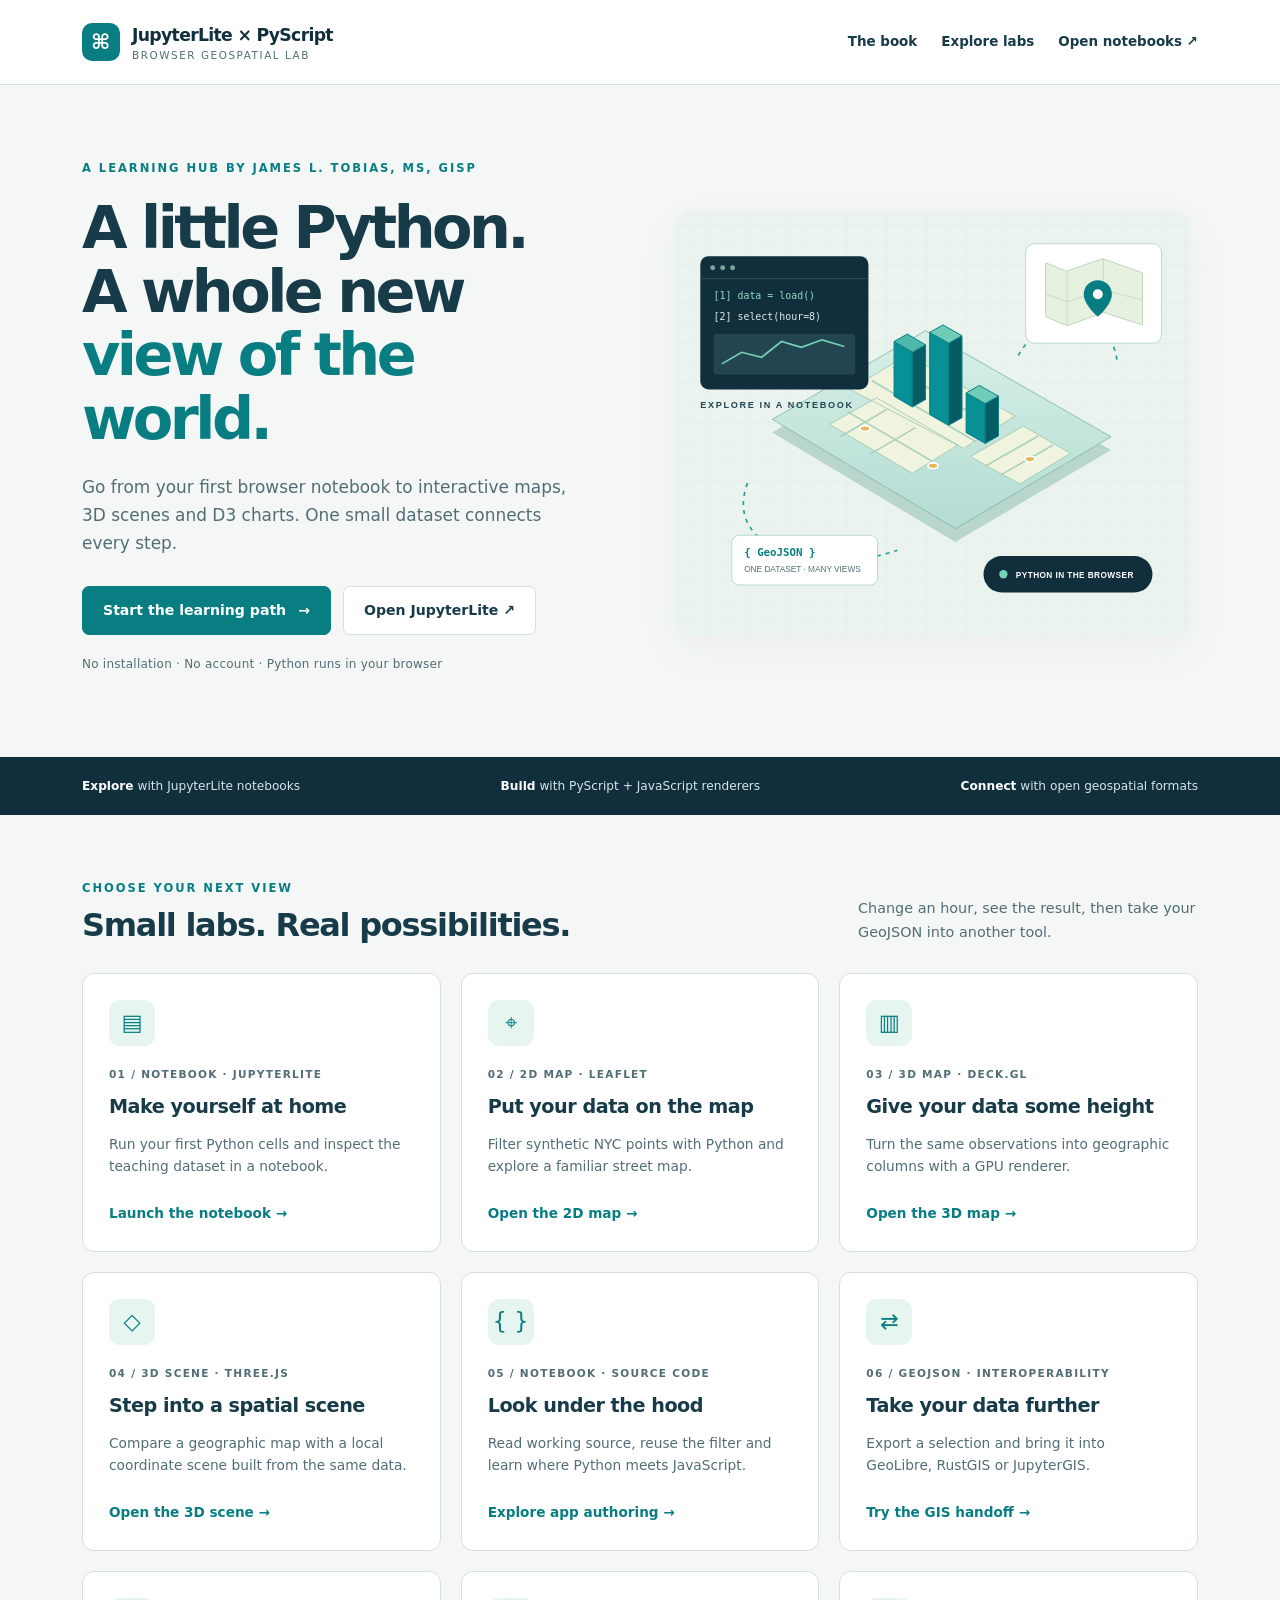
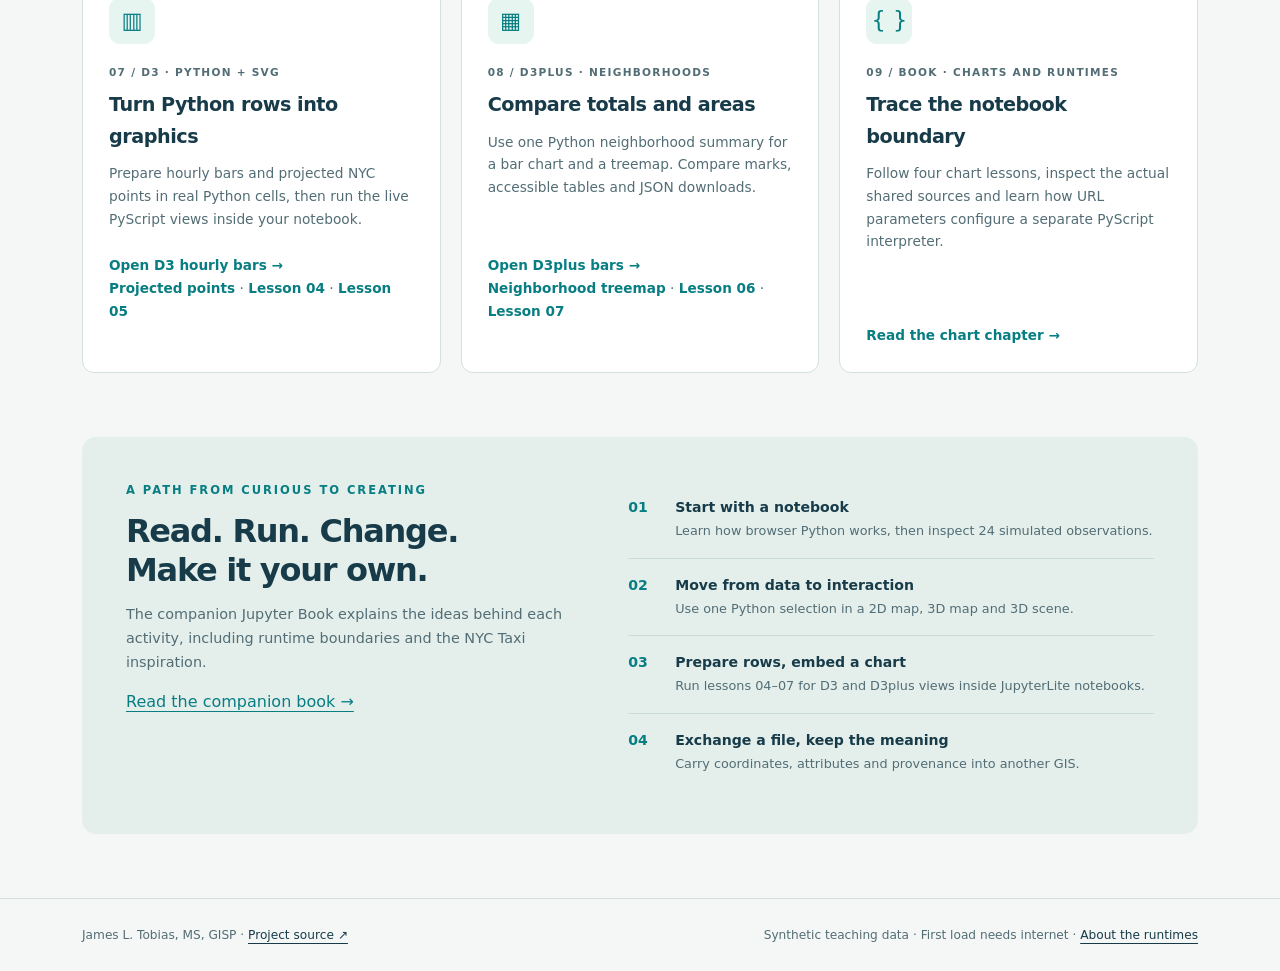
<file: site/index.html>
<!doctype html>
<html lang="en">
  <head>
    <meta charset="utf-8" />
    <meta name="viewport" content="width=device-width,initial-scale=1" />
    <meta
      name="description"
      content="Learn browser geospatial Python with JupyterLite, PyScript, maps and 3D scenes. By James L. Tobias, MS, GISP."
    />
    <title>JupyterLite × PyScript — Browser Geospatial Lab</title>
    <link rel="icon" href="assets/mark.svg" type="image/svg+xml" />
    <link rel="stylesheet" href="assets/style.css" />
  </head>
  <body>
    <a class="skip" href="#main">Skip to content</a>
    <header class="topbar">
      <div class="wrap">
        <a class="brand" href="./"
          ><span class="brand-mark" aria-hidden="true">⌘</span
          ><span
            >JupyterLite × PyScript<small>Browser Geospatial Lab</small></span
          ></a
        >
        <nav class="nav" aria-label="Main navigation">
          <a href="book/">The book</a><a href="#labs">Explore labs</a
          ><a href="lite/lab/index.html">Open notebooks ↗</a>
        </nav>
      </div>
    </header>
    <main id="main">
      <section class="hero wrap">
        <div>
          <div class="eyebrow">A learning hub by James L. Tobias, MS, GISP</div>
          <h1>
            A little Python.<br />A whole new<br /><em>view of the world.</em>
          </h1>
          <p>
            Go from your first browser notebook to interactive maps, 3D scenes
            and D3 charts. One small dataset connects every step.
          </p>
          <div class="buttons">
            <a class="button" href="book/"
              >Start the learning path <span aria-hidden="true">→</span></a
            ><a
              class="button secondary"
              href="lite/lab/index.html?path=01-welcome.ipynb"
              >Open JupyterLite ↗</a
            >
          </div>
          <p class="micro">
            No installation · No account · Python runs in your browser
          </p>
        </div>
        <img
          class="hero-art"
          src="assets/splash.svg"
          width="640"
          height="530"
          alt="A Python notebook, a map and a three dimensional city connected by GeoJSON."
        />
      </section>
      <div class="strip">
        <div class="wrap">
          <span><strong>Explore</strong> with JupyterLite notebooks</span
          ><span
            ><strong>Build</strong> with PyScript + JavaScript renderers</span
          ><span><strong>Connect</strong> with open geospatial formats</span>
        </div>
      </div>
      <section class="section wrap" id="labs">
        <div class="section-head">
          <div>
            <div class="eyebrow">Choose your next view</div>
            <h2>Small labs. Real possibilities.</h2>
          </div>
          <p>
            Change an hour, see the result, then take your GeoJSON into another
            tool.
          </p>
        </div>
        <div class="cards">
          <article class="card">
            <span class="icon" aria-hidden="true">▤</span
            ><span class="tag">01 / Notebook · JupyterLite</span>
            <h3>Make yourself at home</h3>
            <p>
              Run your first Python cells and inspect the teaching dataset in a
              notebook.
            </p>
            <a href="lite/lab/index.html?path=01-welcome.ipynb"
              >Launch the notebook <span aria-hidden="true">→</span></a
            >
          </article>
          <article class="card">
            <span class="icon" aria-hidden="true">⌖</span
            ><span class="tag">02 / 2D map · Leaflet</span>
            <h3>Put your data on the map</h3>
            <p>
              Filter synthetic NYC points with Python and explore a familiar
              street map.
            </p>
            <a href="apps/leaflet/"
              >Open the 2D map <span aria-hidden="true">→</span></a
            >
          </article>
          <article class="card">
            <span class="icon" aria-hidden="true">▥</span
            ><span class="tag">03 / 3D map · deck.gl</span>
            <h3>Give your data some height</h3>
            <p>
              Turn the same observations into geographic columns with a GPU
              renderer.
            </p>
            <a href="apps/deck/"
              >Open the 3D map <span aria-hidden="true">→</span></a
            >
          </article>
          <article class="card">
            <span class="icon" aria-hidden="true">◇</span
            ><span class="tag">04 / 3D scene · Three.js</span>
            <h3>Step into a spatial scene</h3>
            <p>
              Compare a geographic map with a local coordinate scene built from
              the same data.
            </p>
            <a href="apps/scene/"
              >Open the 3D scene <span aria-hidden="true">→</span></a
            >
          </article>
          <article class="card">
            <span class="icon" aria-hidden="true">{ }</span
            ><span class="tag">05 / Notebook · Source code</span>
            <h3>Look under the hood</h3>
            <p>
              Read working source, reuse the filter and learn where Python meets
              JavaScript.
            </p>
            <a href="lite/lab/index.html?path=03-author-an-app.ipynb"
              >Explore app authoring <span aria-hidden="true">→</span></a
            >
          </article>
          <article class="card">
            <span class="icon" aria-hidden="true">⇄</span
            ><span class="tag">06 / GeoJSON · Interoperability</span>
            <h3>Take your data further</h3>
            <p>
              Export a selection and bring it into GeoLibre, RustGIS or
              JupyterGIS.
            </p>
            <a href="integrations/"
              >Try the GIS handoff <span aria-hidden="true">→</span></a
            >
          </article>
          <article class="card">
            <span class="icon" aria-hidden="true">▥</span
            ><span class="tag">07 / D3 · Python + SVG</span>
            <h3>Turn Python rows into graphics</h3>
            <p>
              Prepare hourly bars and projected NYC points in real Python cells,
              then run the live PyScript views inside your notebook.
            </p>
            <a href="apps/d3/?view=bars">Open D3 hourly bars →</a>
            <p>
              <a href="apps/d3/?view=points">Projected points</a> ·
              <a href="lite/lab/index.html?path=04-d3-hourly-bars.ipynb"
                >Lesson 04</a
              >
              ·
              <a href="lite/lab/index.html?path=05-d3-projected-points.ipynb"
                >Lesson 05</a
              >
            </p>
          </article>
          <article class="card">
            <span class="icon" aria-hidden="true">▦</span
            ><span class="tag">08 / D3plus · Neighborhoods</span>
            <h3>Compare totals and areas</h3>
            <p>
              Use one Python neighborhood summary for a bar chart and a treemap.
              Compare marks, accessible tables and JSON downloads.
            </p>
            <a href="apps/d3plus/?view=bars">Open D3plus bars →</a>
            <p>
              <a href="apps/d3plus/?view=treemap">Neighborhood treemap</a> ·
              <a
                href="lite/lab/index.html?path=06-d3plus-neighborhood-bars.ipynb"
                >Lesson 06</a
              >
              ·
              <a
                href="lite/lab/index.html?path=07-d3plus-neighborhood-treemap.ipynb"
                >Lesson 07</a
              >
            </p>
          </article>
          <article class="card">
            <span class="icon" aria-hidden="true">{ }</span
            ><span class="tag">09 / Book · Charts and runtimes</span>
            <h3>Trace the notebook boundary</h3>
            <p>
              Follow four chart lessons, inspect the actual shared sources and
              learn how URL parameters configure a separate PyScript
              interpreter.
            </p>
            <a href="book/d3-and-d3plus/">Read the chart chapter →</a>
          </article>
        </div>
      </section>
      <section class="wrap">
        <div class="learning">
          <div>
            <div class="eyebrow">A path from curious to creating</div>
            <h2>Read. Run. Change.<br />Make it your own.</h2>
            <p>
              The companion Jupyter Book explains the ideas behind each
              activity, including runtime boundaries and the NYC Taxi
              inspiration.
            </p>
            <a href="book/">Read the companion book →</a>
          </div>
          <ol class="steps">
            <li>
              <div>
                <strong>Start with a notebook</strong
                ><span
                  >Learn how browser Python works, then inspect 24 simulated
                  observations.</span
                >
              </div>
            </li>
            <li>
              <div>
                <strong>Move from data to interaction</strong
                ><span
                  >Use one Python selection in a 2D map, 3D map and 3D
                  scene.</span
                >
              </div>
            </li>
            <li>
              <div>
                <strong>Prepare rows, embed a chart</strong
                ><span
                  >Run lessons 04–07 for D3 and D3plus views inside JupyterLite
                  notebooks.</span
                >
              </div>
            </li>
            <li>
              <div>
                <strong>Exchange a file, keep the meaning</strong
                ><span
                  >Carry coordinates, attributes and provenance into another
                  GIS.</span
                >
              </div>
            </li>
          </ol>
        </div>
      </section>
    </main>
    <footer class="footer">
      <div class="wrap">
        <p>
          James L. Tobias, MS, GISP ·
          <a href="https://github.com/jltobias/JupyterLite-PyScript"
            >Project source ↗</a
          >
        </p>
        <p>
          Synthetic teaching data · First load needs internet ·
          <a href="book/runtimes/">About the runtimes</a>
        </p>
      </div>
    </footer>
  </body>
</html>
</file>
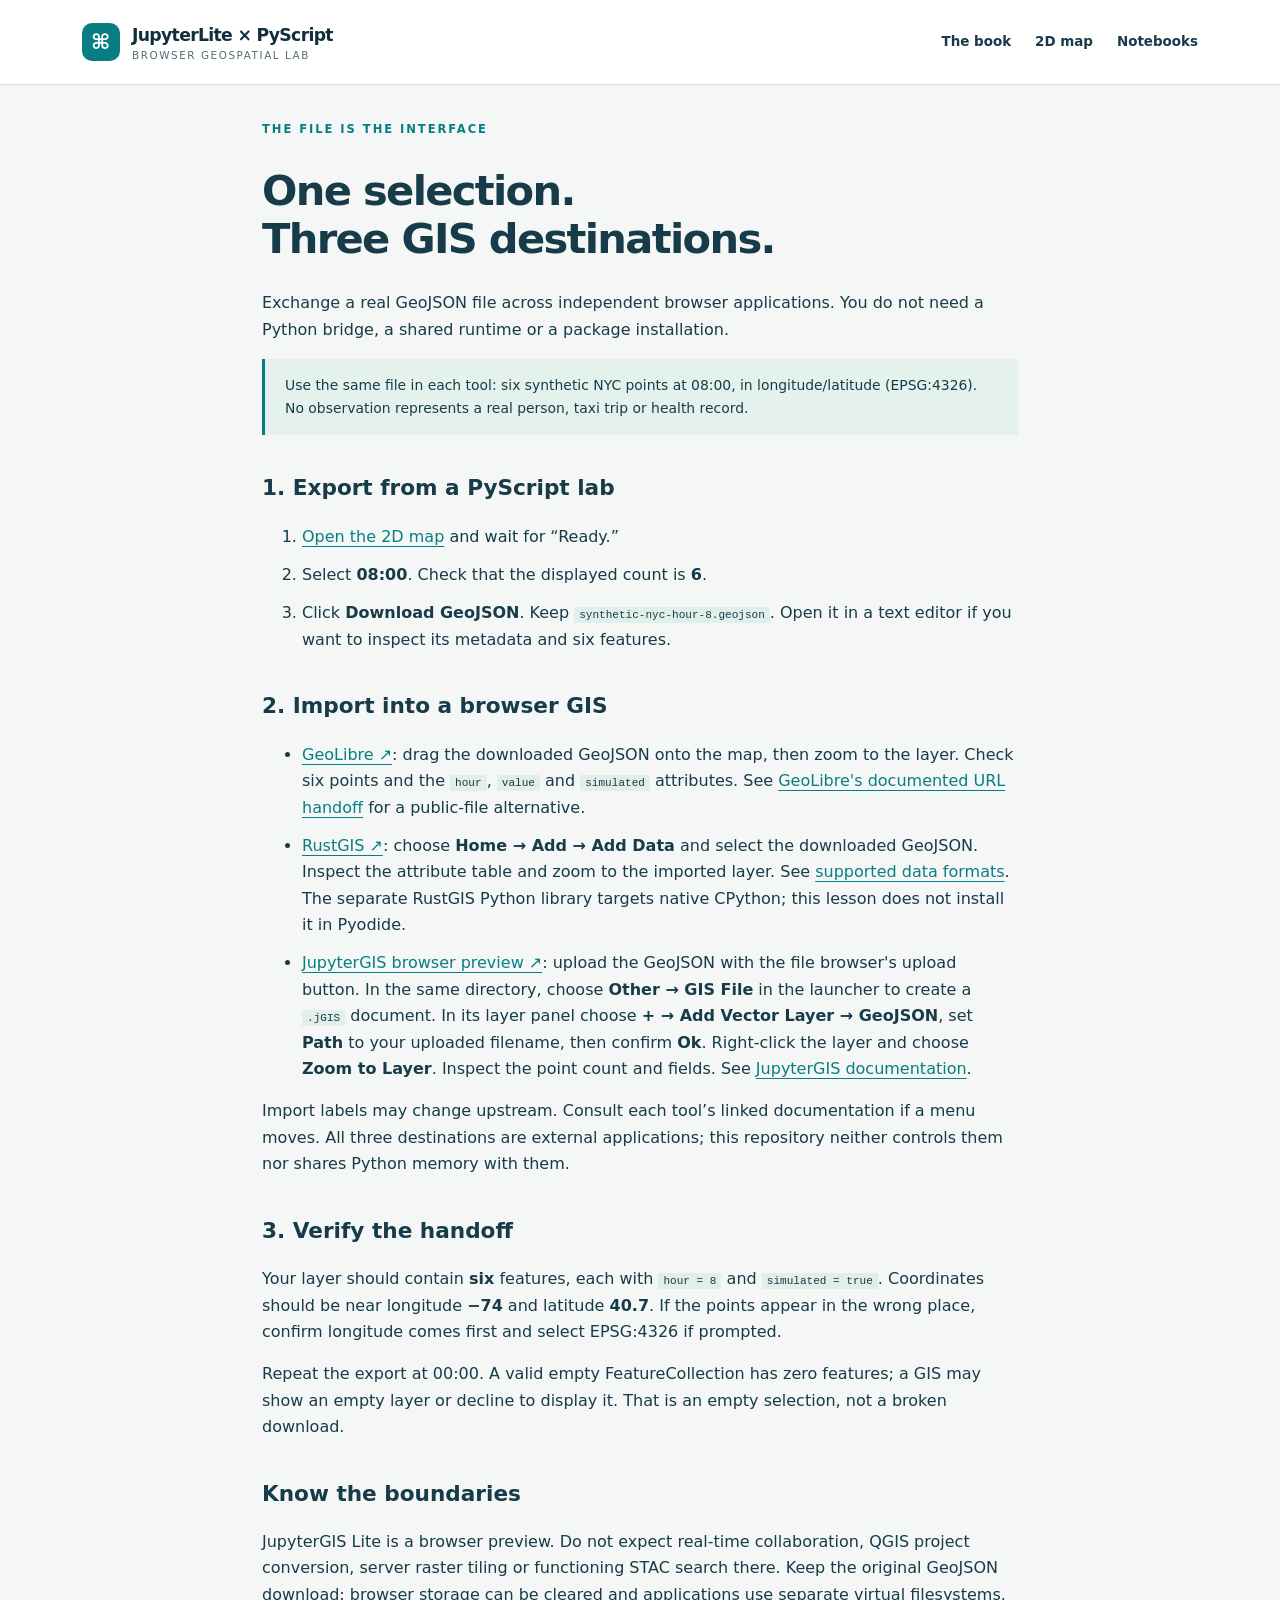
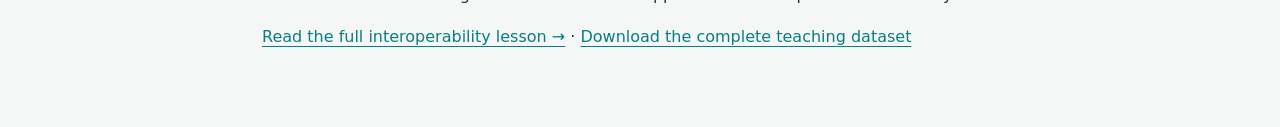
<file: site/integrations/index.html>
<!doctype html>
<html lang="en">
  <head>
    <meta charset="utf-8" />
    <meta name="viewport" content="width=device-width,initial-scale=1" />
    <title>GIS handoff · Browser Geospatial Lab</title>
    <link rel="stylesheet" href="../assets/style.css" />
  </head>
  <body>
    <a class="skip" href="#main">Skip to content</a>
    <header class="topbar">
      <div class="wrap">
        <a class="brand" href="../"
          ><span class="brand-mark" aria-hidden="true">⌘</span
          ><span
            >JupyterLite × PyScript<small>Browser Geospatial Lab</small></span
          ></a
        >
        <nav class="nav" aria-label="Main navigation">
          <a href="../book/">The book</a><a href="../apps/leaflet/">2D map</a
          ><a href="../lite/lab/index.html">Notebooks</a>
        </nav>
      </div>
    </header>
    <main id="main" class="integration-content wrap">
      <div class="eyebrow">The file is the interface</div>
      <h1>One selection.<br />Three GIS destinations.</h1>
      <p>
        Exchange a real GeoJSON file across independent browser applications.
        You do not need a Python bridge, a shared runtime or a package
        installation.
      </p>
      <div class="notice">
        Use the same file in each tool: six synthetic NYC points at 08:00, in
        longitude/latitude (EPSG:4326). No observation represents a real person,
        taxi trip or health record.
      </div>
      <h2>1. Export from a PyScript lab</h2>
      <ol>
        <li>
          <a href="../apps/leaflet/">Open the 2D map</a> and wait for “Ready.”
        </li>
        <li>
          Select <strong>08:00</strong>. Check that the displayed count is
          <strong>6</strong>.
        </li>
        <li>
          Click <strong>Download GeoJSON</strong>. Keep
          <code>synthetic-nyc-hour-8.geojson</code>. Open it in a text editor if
          you want to inspect its metadata and six features.
        </li>
      </ol>
      <h2>2. Import into a browser GIS</h2>
      <ul>
        <li>
          <a href="https://web.geolibre.app/">GeoLibre ↗</a>: drag the
          downloaded GeoJSON onto the map, then zoom to the layer. Check six
          points and the <code>hour</code>, <code>value</code> and
          <code>simulated</code> attributes. See
          <a href="https://geolibre.app/user-guide/embedding/"
            >GeoLibre's documented URL handoff</a
          >
          for a public-file alternative.
        </li>
        <li>
          <a href="https://web.rustgis.app/">RustGIS ↗</a>: choose
          <strong>Home → Add → Add Data</strong> and select the downloaded
          GeoJSON. Inspect the attribute table and zoom to the imported layer.
          See
          <a href="https://rustgis.app/user-guide/data/"
            >supported data formats</a
          >. The separate RustGIS Python library targets native CPython; this
          lesson does not install it in Pyodide.
        </li>
        <li>
          <a
            href="https://jupytergis.readthedocs.io/en/latest/lite/lab/index.html"
            >JupyterGIS browser preview ↗</a
          >: upload the GeoJSON with the file browser's upload button. In the
          same directory, choose <strong>Other → GIS File</strong> in the
          launcher to create a <code>.jGIS</code> document. In its layer panel
          choose <strong>+ → Add Vector Layer → GeoJSON</strong>, set
          <strong>Path</strong> to your uploaded filename, then confirm
          <strong>Ok</strong>. Right-click the layer and choose
          <strong>Zoom to Layer</strong>. Inspect the point count and fields.
          See
          <a href="https://jupytergis.readthedocs.io/en/latest/"
            >JupyterGIS documentation</a
          >.
        </li>
      </ul>
      <p>
        Import labels may change upstream. Consult each tool’s linked
        documentation if a menu moves. All three destinations are external
        applications; this repository neither controls them nor shares Python
        memory with them.
      </p>
      <h2>3. Verify the handoff</h2>
      <p>
        Your layer should contain <strong>six</strong> features, each with
        <code>hour = 8</code> and <code>simulated = true</code>. Coordinates
        should be near longitude <strong>−74</strong> and latitude
        <strong>40.7</strong>. If the points appear in the wrong place, confirm
        longitude comes first and select EPSG:4326 if prompted.
      </p>
      <p>
        Repeat the export at 00:00. A valid empty FeatureCollection has zero
        features; a GIS may show an empty layer or decline to display it. That
        is an empty selection, not a broken download.
      </p>
      <h2>Know the boundaries</h2>
      <p>
        JupyterGIS Lite is a browser preview. Do not expect real-time
        collaboration, QGIS project conversion, server raster tiling or
        functioning STAC search there. Keep the original GeoJSON download:
        browser storage can be cleared and applications use separate virtual
        filesystems.
      </p>
      <p>
        <a href="../book/interoperability/"
          >Read the full interoperability lesson →</a
        >
        ·
        <a href="../data/nyc-observations.geojson" download
          >Download the complete teaching dataset</a
        >
      </p>
    </main>
  </body>
</html>
</file>
<file: site/assets/style.css>
:root {
  --navy: #102e3c;
  --ink: #173b49;
  --teal: #087e83;
  --mint: #d6f2e8;
  --paper: #f4f7f5;
  --line: #d4e0de;
  --muted: #526d75;
  --gold: #e9ba5c;
  --white: #fff;
  font-family:
    Inter,
    ui-sans-serif,
    system-ui,
    -apple-system,
    BlinkMacSystemFont,
    "Segoe UI",
    sans-serif;
  color: var(--ink);
  background: var(--paper);
  font-synthesis: none;
}
* {
  box-sizing: border-box;
}
body {
  margin: 0;
  line-height: 1.65;
}
a {
  color: var(--teal);
  text-underline-offset: 4px;
}
a:hover {
  color: #005658;
}
button,
select {
  font: inherit;
}
button,
a,
select {
  touch-action: manipulation;
}
:focus-visible {
  outline: 3px solid var(--teal);
  outline-offset: 4px;
}
.skip {
  position: absolute;
  top: -100px;
  left: 1rem;
  background: white;
  padding: 0.5rem;
  z-index: 100;
}
.skip:focus {
  top: 1rem;
}
.wrap {
  max-width: 1180px;
  margin: auto;
  padding: 0 32px;
}
.topbar {
  border-bottom: 1px solid var(--line);
  background: #fff;
}
.topbar .wrap {
  min-height: 84px;
  display: flex;
  justify-content: space-between;
  align-items: center;
  gap: 24px;
}
.brand {
  display: flex;
  align-items: center;
  gap: 12px;
  text-decoration: none;
  color: var(--navy);
  font-size: 1.08rem;
  font-weight: 800;
  letter-spacing: -0.04em;
}
.brand-mark {
  display: grid;
  place-items: center;
  background: var(--teal);
  color: white;
  font-size: 1.3rem;
  width: 38px;
  height: 38px;
  border-radius: 10px;
  letter-spacing: -0.15em;
  padding-right: 4px;
}
.brand small {
  display: block;
  font-weight: 500;
  font-size: 0.65rem;
  letter-spacing: 0.15em;
  text-transform: uppercase;
  color: var(--muted);
  line-height: 1.3;
}
.nav {
  display: flex;
  flex-wrap: wrap;
  gap: 24px;
  font-size: 0.84rem;
  font-weight: 650;
}
.nav a {
  text-decoration: none;
  color: var(--ink);
}
.nav a:hover {
  text-decoration: underline;
}
.eyebrow {
  text-transform: uppercase;
  font-size: 0.72rem;
  font-weight: 800;
  letter-spacing: 0.17em;
  color: var(--teal);
}
.hero {
  display: grid;
  grid-template-columns: 1fr 1fr;
  gap: 56px;
  align-items: center;
  padding-top: 74px;
  padding-bottom: 70px;
}
.hero h1 {
  font-size: clamp(2.6rem, 4.6vw, 4.5rem);
  line-height: 1.08;
  letter-spacing: -0.06em;
  margin: 18px 0 24px;
}
.hero h1 em {
  font-style: normal;
  color: var(--teal);
}
.hero p {
  color: var(--muted);
  font-size: 1.06rem;
  max-width: 510px;
}
.buttons {
  display: flex;
  flex-wrap: wrap;
  gap: 12px;
  margin: 28px 0 20px;
}
.button {
  display: inline-flex;
  align-items: center;
  justify-content: center;
  gap: 12px;
  padding: 12px 20px;
  border: 1px solid var(--teal);
  border-radius: 7px;
  background: var(--teal);
  color: white;
  font-weight: 700;
  font-size: 0.88rem;
  text-decoration: none;
  cursor: pointer;
}
.button:hover {
  background: #00676b;
  color: white;
}
.button.secondary {
  background: white;
  color: var(--ink);
  border-color: var(--line);
}
.button:disabled {
  opacity: 0.5;
  cursor: wait;
}
.hero .micro {
  font-size: 0.75rem;
  letter-spacing: 0.02em;
}
.hero-art {
  width: 100%;
  height: auto;
  filter: drop-shadow(0 14px 18px #102e3c0b);
}
.strip {
  background: var(--navy);
  color: #d6e6e9;
}
.strip .wrap {
  display: flex;
  gap: 28px;
  justify-content: space-between;
  padding-top: 19px;
  padding-bottom: 19px;
  font-size: 0.76rem;
}
.strip strong {
  color: white;
  font-weight: 700;
}
.section {
  padding-top: 64px;
  padding-bottom: 64px;
}
.section-head {
  display: flex;
  align-items: end;
  justify-content: space-between;
  gap: 30px;
  margin-bottom: 28px;
}
.section-head h2 {
  font-size: 2rem;
  line-height: 1.2;
  letter-spacing: -0.04em;
  margin: 8px 0 0;
}
.section-head p {
  font-size: 0.9rem;
  color: var(--muted);
  max-width: 340px;
  margin: 0;
}
.cards {
  display: grid;
  grid-template-columns: repeat(3, 1fr);
  gap: 20px;
}
.card {
  background: white;
  border: 1px solid var(--line);
  border-radius: 12px;
  padding: 26px;
  display: flex;
  flex-direction: column;
  align-items: start;
}
.card .icon {
  height: 46px;
  width: 46px;
  display: grid;
  place-items: center;
  font-size: 1.4rem;
  background: #e6f5ef;
  border-radius: 11px;
  color: var(--teal);
  margin-bottom: 20px;
}
.card .tag {
  font-size: 0.66rem;
  text-transform: uppercase;
  letter-spacing: 0.12em;
  font-weight: 800;
  color: var(--muted);
}
.card h3 {
  margin: 8px 0 10px;
  font-size: 1.2rem;
  letter-spacing: -0.025em;
}
.card p {
  font-size: 0.86rem;
  color: var(--muted);
  margin: 0 0 24px;
}
.card a {
  margin-top: auto;
  font-weight: 750;
  font-size: 0.85rem;
  text-decoration: none;
}
.card a:hover {
  text-decoration: underline;
}
.learning {
  display: grid;
  grid-template-columns: 1fr 1.2fr;
  gap: 64px;
  padding: 44px;
  background: #e4efeb;
  border-radius: 14px;
  margin-bottom: 64px;
}
.learning h2 {
  font-size: 2rem;
  line-height: 1.2;
  letter-spacing: -0.04em;
  margin: 12px 0;
}
.learning p {
  font-size: 0.9rem;
  color: var(--muted);
}
.steps {
  list-style: none;
  padding: 0;
  margin: 0;
  counter-reset: step;
}
.steps li {
  counter-increment: step;
  display: grid;
  grid-template-columns: 32px 1fr;
  gap: 15px;
  padding: 15px 0;
  border-bottom: 1px solid #c9dcd6;
  font-size: 0.88rem;
}
.steps li:last-child {
  border: 0;
}
.steps li:before {
  content: "0" counter(step);
  font-weight: 800;
  color: var(--teal);
}
.steps strong {
  display: block;
}
.steps span {
  font-size: 0.8rem;
  color: var(--muted);
}
.footer {
  border-top: 1px solid var(--line);
  font-size: 0.76rem;
  color: var(--muted);
}
.footer .wrap {
  display: flex;
  justify-content: space-between;
  gap: 24px;
  padding-top: 26px;
  padding-bottom: 26px;
}
.footer p {
  margin: 0;
}
.footer a {
  color: var(--ink);
}
.lab-heading {
  padding-top: 34px;
  padding-bottom: 24px;
}
.breadcrumbs {
  font-size: 0.76rem;
  margin-bottom: 18px;
}
.lab-heading h1 {
  font-size: 2.4rem;
  letter-spacing: -0.045em;
  line-height: 1.1;
  margin: 8px 0 12px;
}
.lab-heading p {
  color: var(--muted);
  max-width: 800px;
  margin: 0;
  font-size: 0.93rem;
}
.lab-layout {
  display: grid;
  grid-template-columns: 260px minmax(0, 1fr);
  gap: 20px;
  padding-bottom: 35px;
  align-items: stretch;
}
.controls {
  background: white;
  border: 1px solid var(--line);
  padding: 22px;
  border-radius: 10px;
  min-width: 0;
}
.controls h2 {
  font-size: 1rem;
  margin: 0 0 18px;
}
.controls label {
  font-size: 0.8rem;
  font-weight: 750;
  display: block;
}
.controls select {
  width: 100%;
  margin: 8px 0 18px;
  border: 1px solid #abc2bf;
  border-radius: 6px;
  background: white;
  padding: 9px;
  color: var(--ink);
}
.count {
  font-size: 2.6rem;
  font-weight: 800;
  line-height: 1.1;
  color: var(--teal);
  margin: 0;
}
.count-label {
  font-size: 0.75rem;
  color: var(--muted);
  margin: 5px 0 22px;
}
.controls .button {
  width: 100%;
  padding: 10px;
  margin: 0 0 15px;
  font-size: 0.76rem;
}
.controls p.note {
  font-size: 0.73rem;
  color: var(--muted);
}
.status {
  font-size: 0.77rem;
  background: #edf4f1;
  padding: 12px;
  border-radius: 6px;
  overflow-wrap: anywhere;
}
.status[data-state="error"],
.status[data-state="interrupted"] {
  background: #fff0e5;
  color: #8b350a;
}
.status[data-state="ready"] {
  color: #145e44;
}
.viewport {
  position: relative;
  height: 500px;
  background: #e5efed;
  border: 1px solid #c5d6d1;
  border-radius: 10px;
  overflow: hidden;
  min-width: 0;
}
.viewport canvas {
  display: block;
  max-width: 100%;
}
.viewport canvas:focus-visible {
  outline-offset: -4px;
}
.observation-details {
  padding-bottom: 30px;
  min-width: 0;
}
.table-scroll {
  max-width: 100%;
  overflow-x: auto;
  margin-top: 12px;
  background: white;
  border: 1px solid var(--line);
  border-radius: 6px;
}
.table-scroll table {
  width: 100%;
  border-collapse: collapse;
  font-size: 0.8rem;
  white-space: nowrap;
}
.table-scroll caption {
  padding: 10px;
  text-align: left;
  color: var(--muted);
}
.table-scroll th,
.table-scroll td {
  padding: 8px 12px;
  text-align: left;
  border-top: 1px solid var(--line);
}
.viewport-label {
  position: absolute;
  bottom: 15px;
  left: 15px;
  z-index: 500;
  background: #fffffff0;
  border: 1px solid var(--line);
  border-radius: 5px;
  padding: 5px 10px;
  font-size: 0.68rem;
  pointer-events: none;
  max-width: calc(100% - 30px);
}
.lab-notes {
  display: grid;
  grid-template-columns: 1fr 1fr;
  gap: 35px;
  padding-bottom: 45px;
}
.lab-notes h2 {
  font-size: 1.05rem;
  margin: 0 0 8px;
}
.lab-notes p,
.lab-notes li {
  font-size: 0.85rem;
  color: var(--muted);
}
.lab-notes ul {
  padding-left: 20px;
}
.integration-content {
  max-width: 820px;
  padding-top: 35px;
  padding-bottom: 60px;
}
.integration-content h1 {
  font-size: 2.6rem;
  line-height: 1.15;
  letter-spacing: -0.04em;
}
.integration-content h2 {
  font-size: 1.35rem;
  margin-top: 35px;
}
.integration-content li {
  margin: 12px 0;
}
.integration-content code {
  font-size: 0.85em;
  background: #e2eeea;
  padding: 2px 5px;
}
.notice {
  background: #e5f1ec;
  border-left: 3px solid var(--teal);
  padding: 15px 20px;
  font-size: 0.87rem;
}
details {
  margin-top: 18px;
  font-size: 0.8rem;
}
summary {
  cursor: pointer;
  font-weight: 700;
}
pre {
  white-space: pre-wrap;
  overflow-wrap: anywhere;
}
py-terminal {
  max-width: 100%;
  overflow: auto;
}
@media (max-width: 850px) {
  .hero {
    gap: 24px;
    padding-top: 46px;
    padding-bottom: 46px;
  }
  .cards {
    grid-template-columns: repeat(2, 1fr);
  }
  .learning {
    gap: 30px;
    padding: 30px;
  }
  .nav {
    gap: 16px;
  }
  .lab-layout {
    grid-template-columns: 220px minmax(0, 1fr);
  }
}
@media (max-width: 600px) {
  .wrap {
    padding-left: 20px;
    padding-right: 20px;
  }
  .topbar .wrap {
    align-items: start;
    flex-direction: column;
    gap: 15px;
    padding-top: 16px;
    padding-bottom: 16px;
    min-height: 0;
  }
  .nav {
    gap: 20px;
  }
  .hero {
    grid-template-columns: 1fr;
    padding-top: 32px;
    gap: 22px;
  }
  .hero h1 {
    font-size: 3rem;
  }
  .hero-art {
    max-width: 430px;
    margin: auto;
  }
  .strip .wrap {
    flex-direction: column;
    gap: 6px;
  }
  .section {
    padding-top: 40px;
    padding-bottom: 40px;
  }
  .section-head {
    align-items: start;
    flex-direction: column;
    gap: 12px;
  }
  .cards {
    grid-template-columns: 1fr;
  }
  .card {
    padding: 24px;
  }
  .learning {
    grid-template-columns: 1fr;
    gap: 10px;
    padding: 25px;
    margin-bottom: 40px;
  }
  .footer .wrap {
    flex-direction: column;
    gap: 10px;
  }
  .lab-layout {
    grid-template-columns: 1fr;
  }
  .controls {
    display: grid;
    grid-template-columns: 1fr 1fr;
    gap: 10px 20px;
  }
  .controls h2,
  .controls .status,
  .controls .note {
    grid-column: 1/-1;
  }
  .controls h2 {
    margin-bottom: 0;
  }
  .controls select {
    margin-bottom: 0;
  }
  .controls .stat {
    align-self: center;
  }
  .controls .count-label {
    margin-bottom: 0;
  }
  .controls .button {
    grid-column: 1/-1;
    margin-bottom: 0;
  }
  .viewport {
    height: 420px;
  }
  .lab-heading h1 {
    font-size: 2rem;
  }
  .lab-notes {
    grid-template-columns: 1fr;
    gap: 10px;
  }
  .integration-content h1 {
    font-size: 2.1rem;
  }
}

.map-attribution {
  position: absolute;
  bottom: 0;
  right: 0;
  z-index: 501;
  background: #fffffff0;
  padding: 0 5px;
  font-size: 10px;
  color: #173b49;
}
</file>
